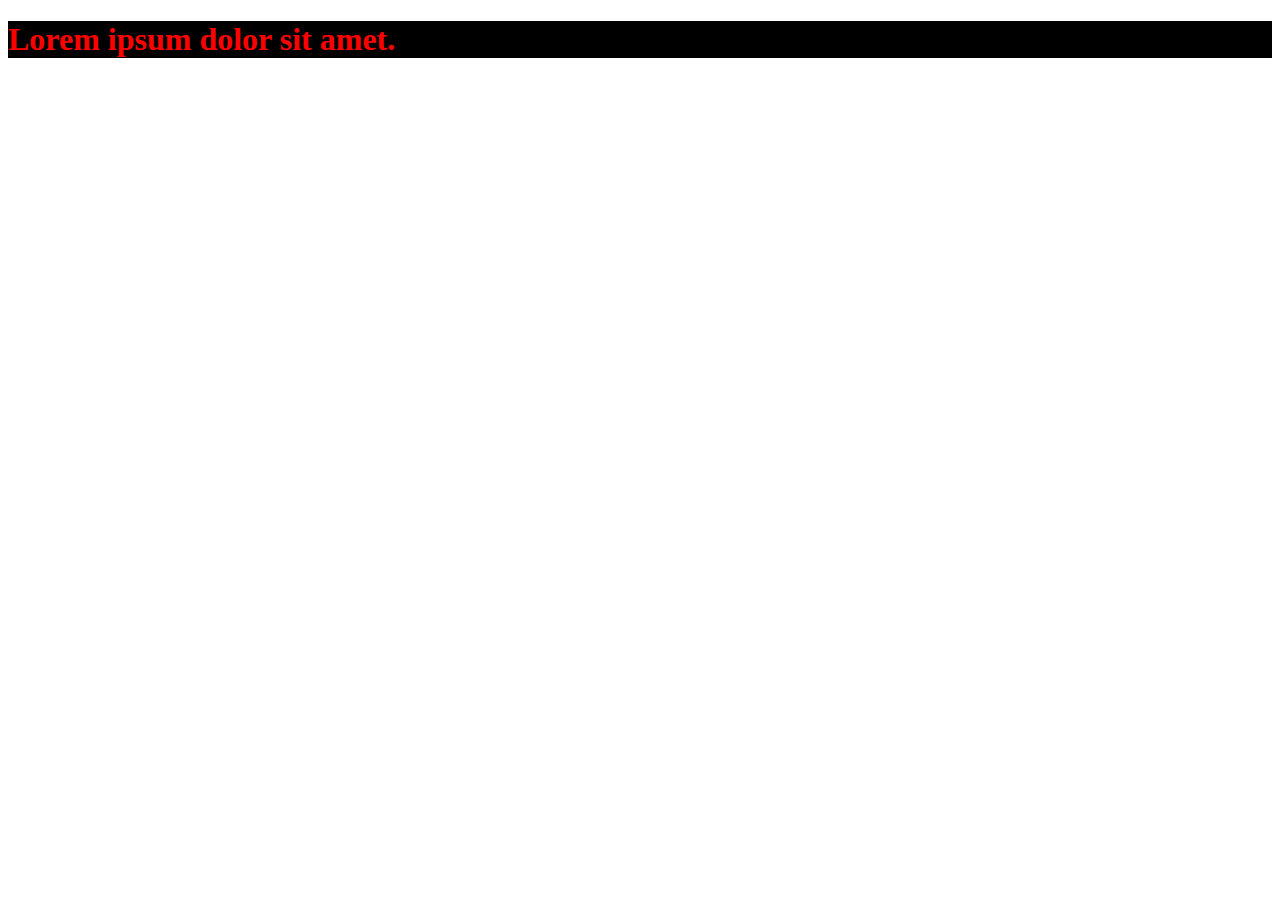
<file: 6th class 1-5-2022/index.html>
<!DOCTYPE html>
<html lang="en">
<head>
    <meta charset="UTF-8">
    <meta http-equiv="X-UA-Compatible" content="IE=edge">
    <meta name="viewport" content="width=device-width, initial-scale=1.0">

    <link rel="stylesheet" href="./style.css">
    
    <title>Css intro</title>
    <!-- internal css -->
    <!-- <style>
        h1 {
            color: red;
            background: black;
        }
    </style> -->
</head>
<body>
    <!-- 
        1. inline css
        2. internal css
        3. external css
     -->

     <!-- inline css  -->
     <!-- <h1 style="color: red; background-color: black;"  >Lorem ipsum dolor sit amet.</h1> -->
     <!-- <h1  >Lorem ipsum dolor sit amet.</h1> -->


     <h1>Lorem ipsum dolor sit amet.</h1>
     
</body>
</html>
</file>
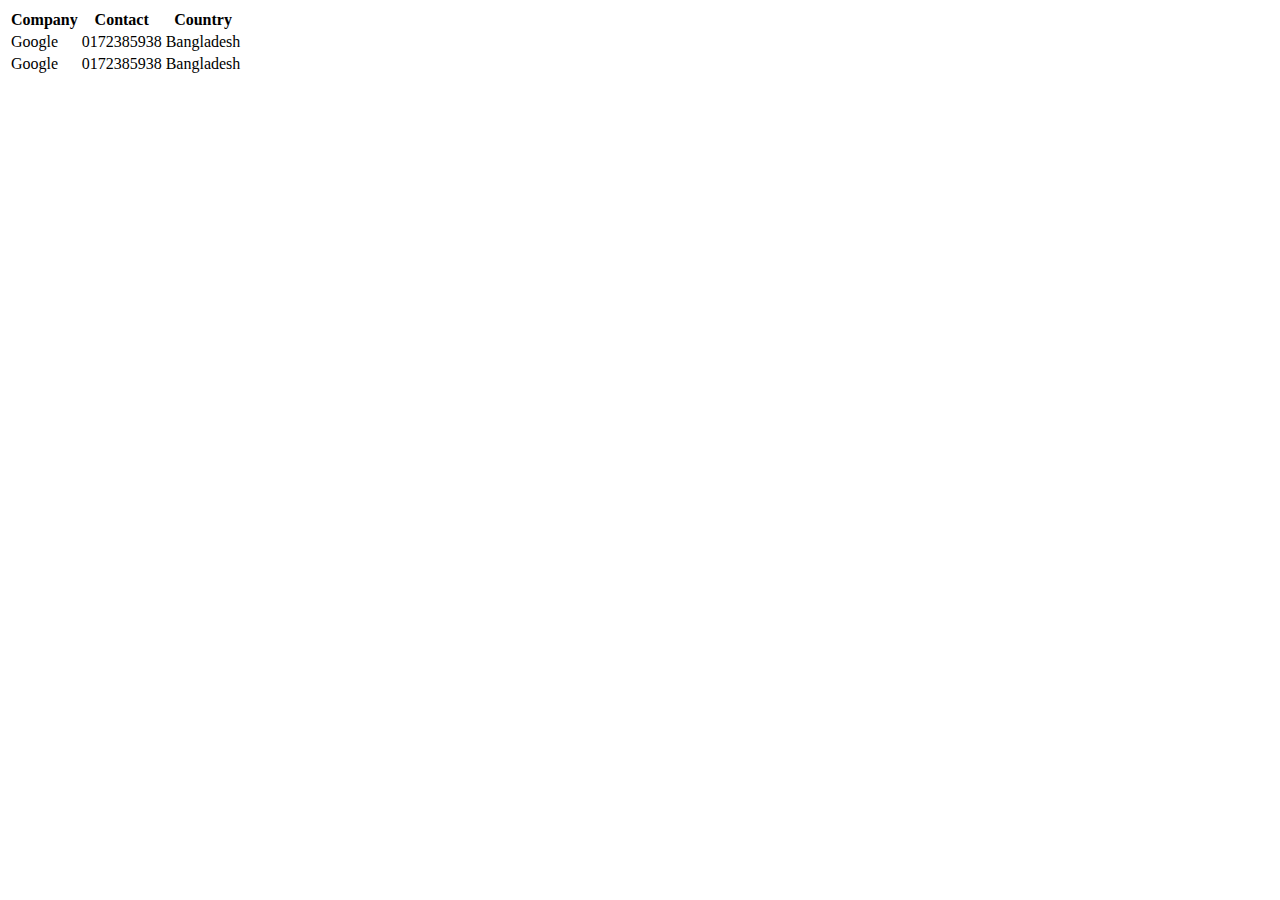
<file: table.html>
<!DOCTYPE html>
<html lang="en">
<head>
    <meta charset="UTF-8">
    <meta http-equiv="X-UA-Compatible" content="IE=edge">
    <meta name="viewport" content="width=device-width, initial-scale=1.0">
    <title>Table</title>
</head>
<body>
    

<table  >
    <tr>
        <th>Company</th>
        <th>Contact</th>
        <th>Country</th>
    </tr>
    <tr>
        <td>Google</td>
        <td>0172385938</td>
        <td>Bangladesh</td>
    </tr>
    <tr>
        <td>Google</td>
        <td>0172385938</td>
        <td>Bangladesh</td>
    </tr>

</table>


</body>
</html>
</file>
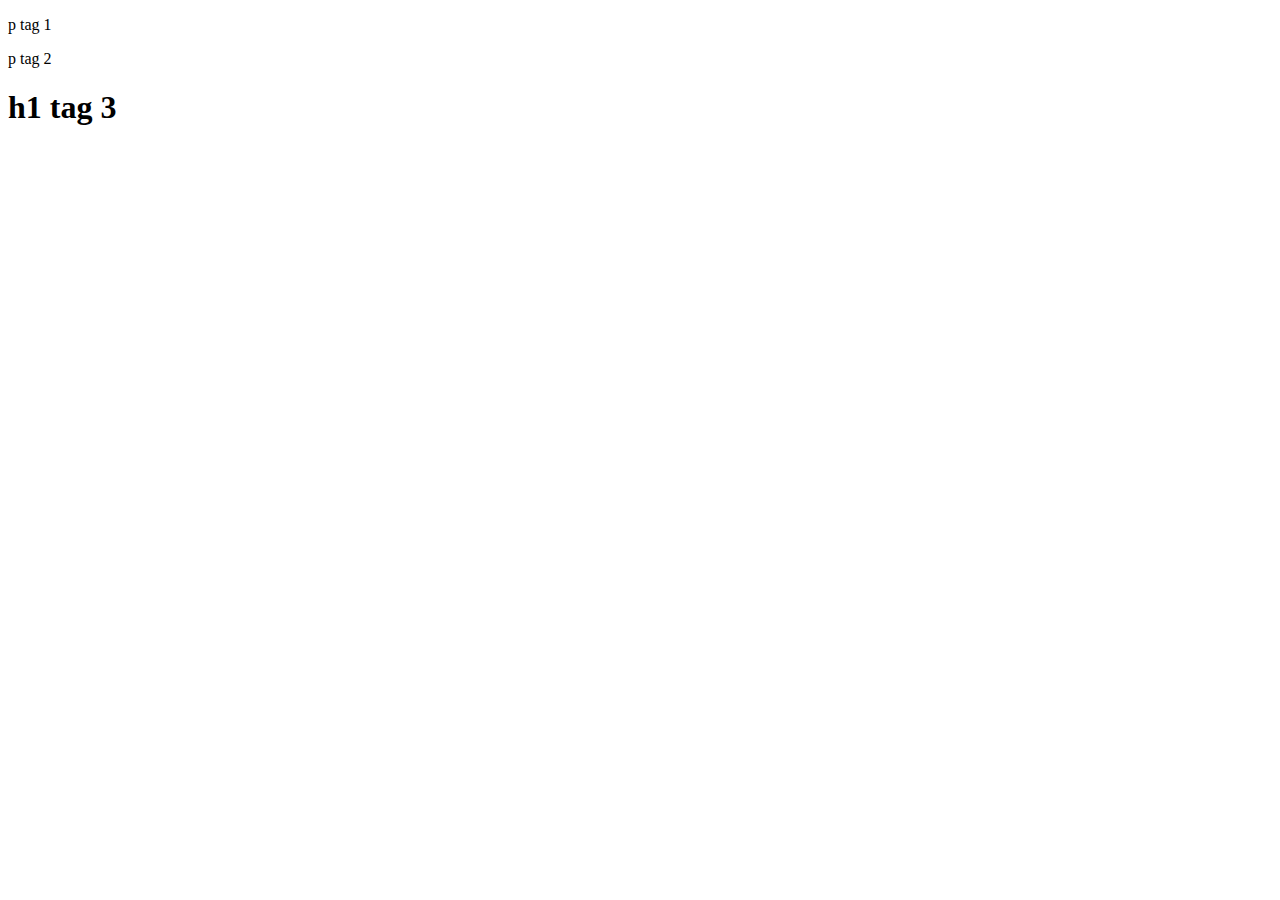
<file: 5th/class-and-id.html>
<!DOCTYPE html>
<html lang="en">
<head>
    <meta charset="UTF-8">
    <meta http-equiv="X-UA-Compatible" content="IE=edge">
    <meta name="viewport" content="width=device-width, initial-scale=1.0">
    <title>Classes And ID</title>
</head>
<body>



    <p id="tag" class="tag">p tag 1</p>
    <p id="tag2" class="tag">p tag 2</p>
    <h1 id="tag3" class="tag">h1 tag 3</h1>
    
    
    
</body>
</html>
</file>
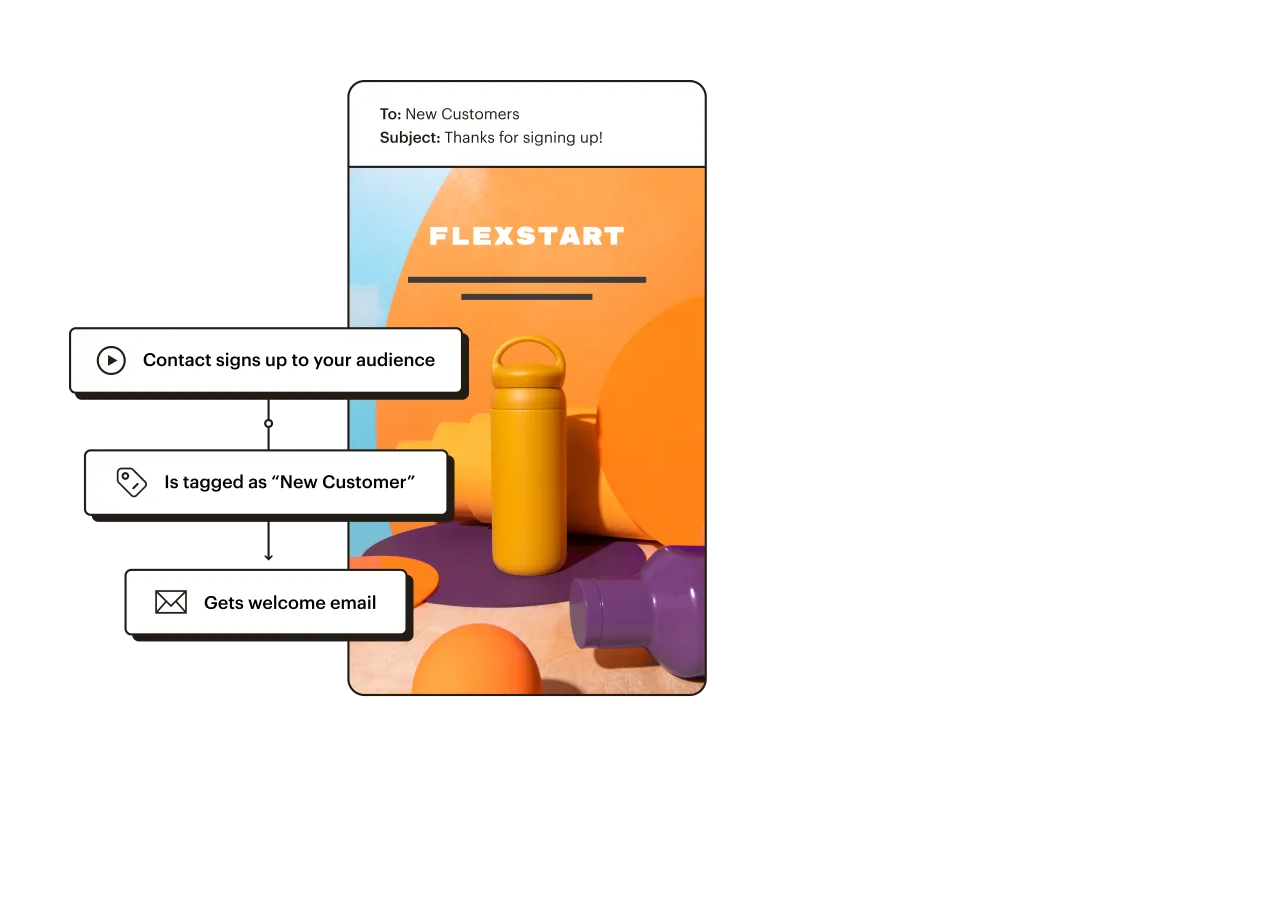
<file: 5th/image.html>
<!DOCTYPE html>
<html lang="en">
<head>
    <meta charset="UTF-8">
    <meta http-equiv="X-UA-Compatible" content="IE=edge">
    <meta name="viewport" content="width=device-width, initial-scale=1.0">
    <title>Image</title>
</head>
<body>
    <!-- src: path of image -->
    <img  src="./images/img.webp" alt="jimam">
</body>
</html>

<!-- ./image/folder/folder/img.png -->
</file>
<file: 6th class 1-5-2022/style.css>
h1 {
    color: red;
    background-color: black;
}
</file>
